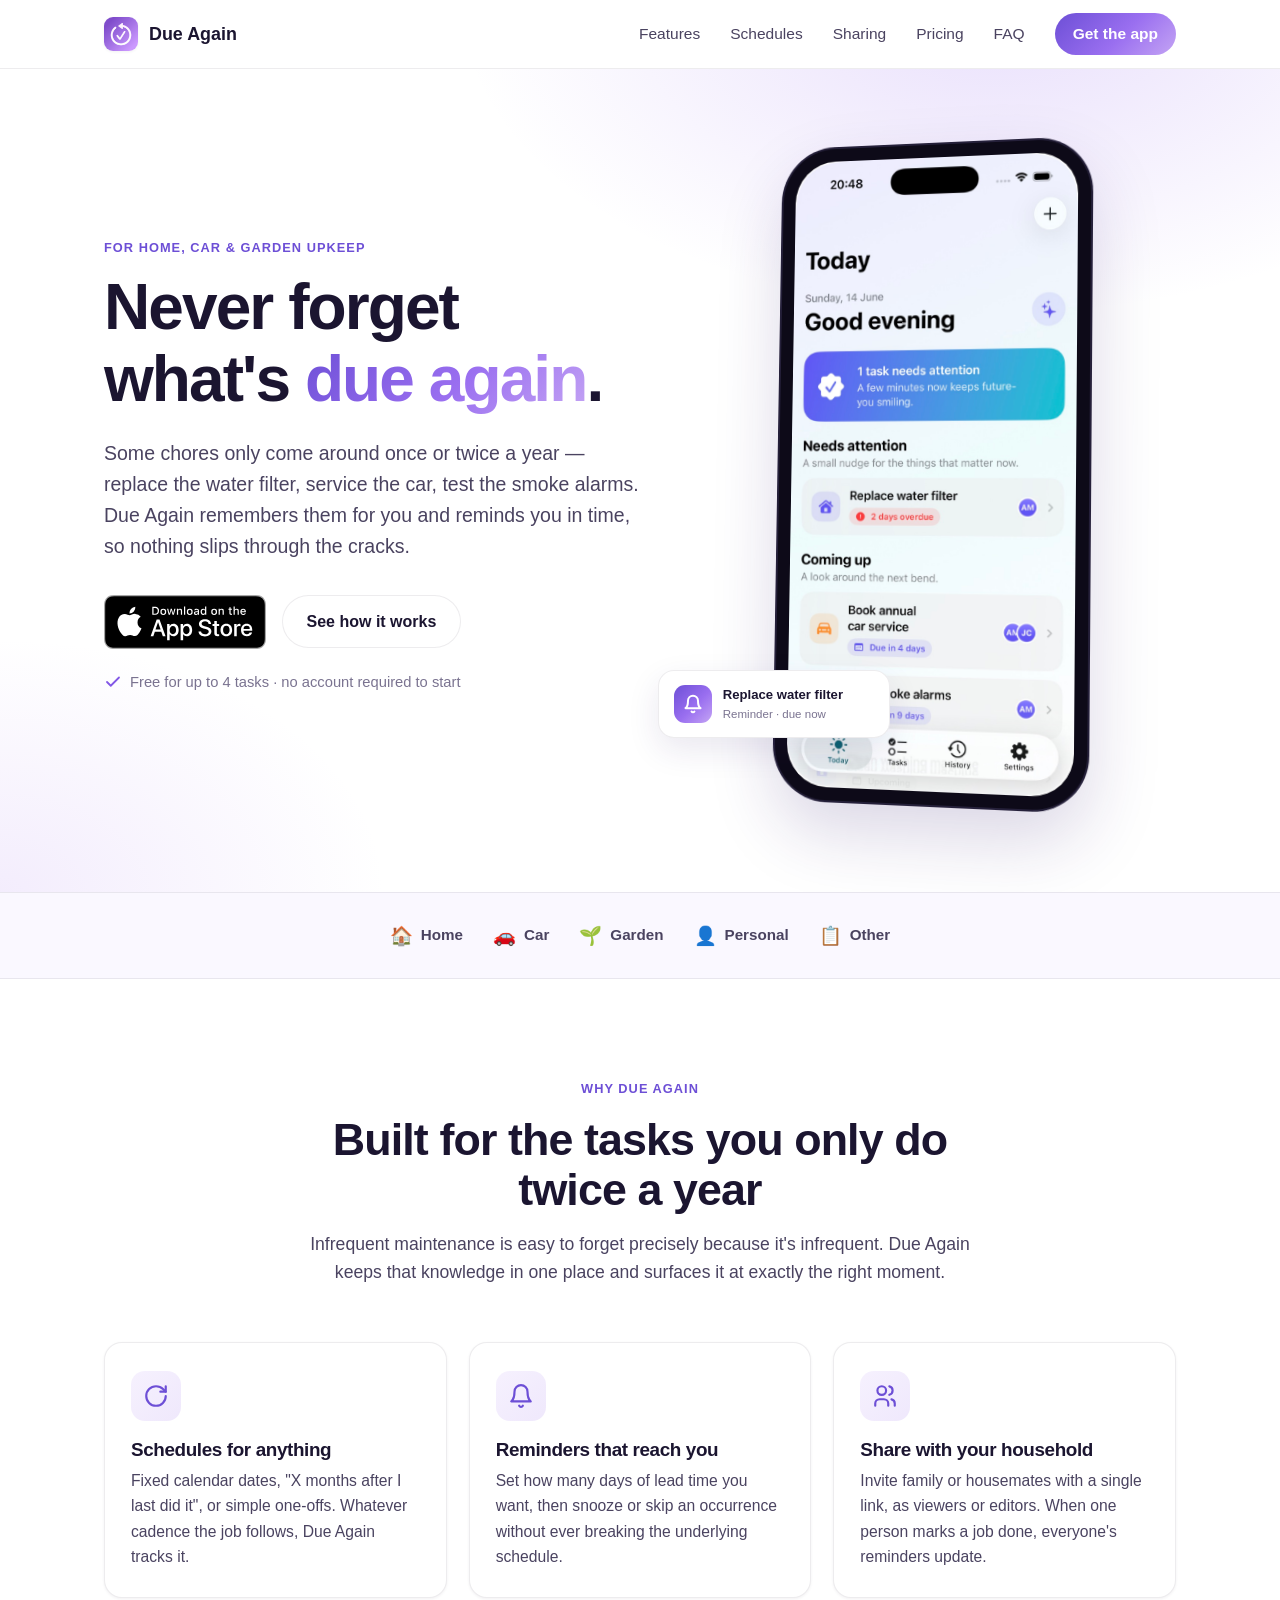
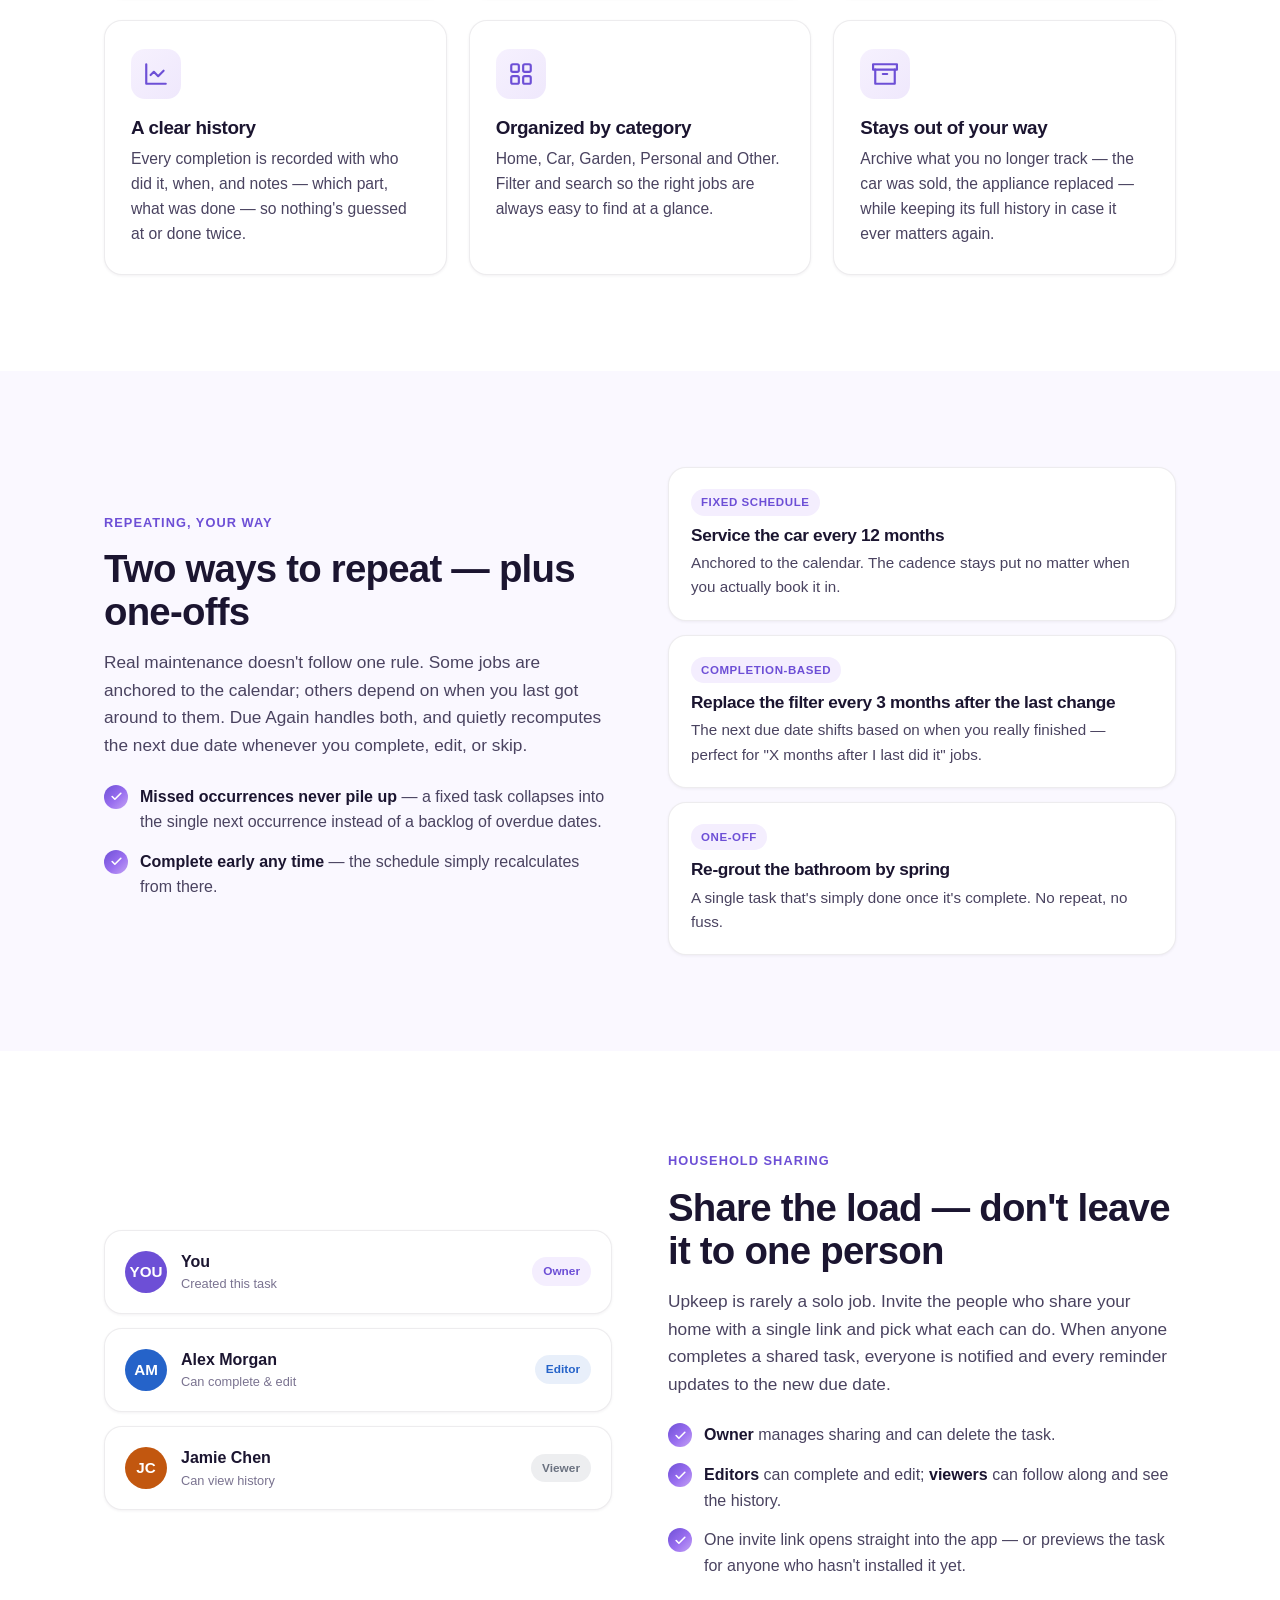
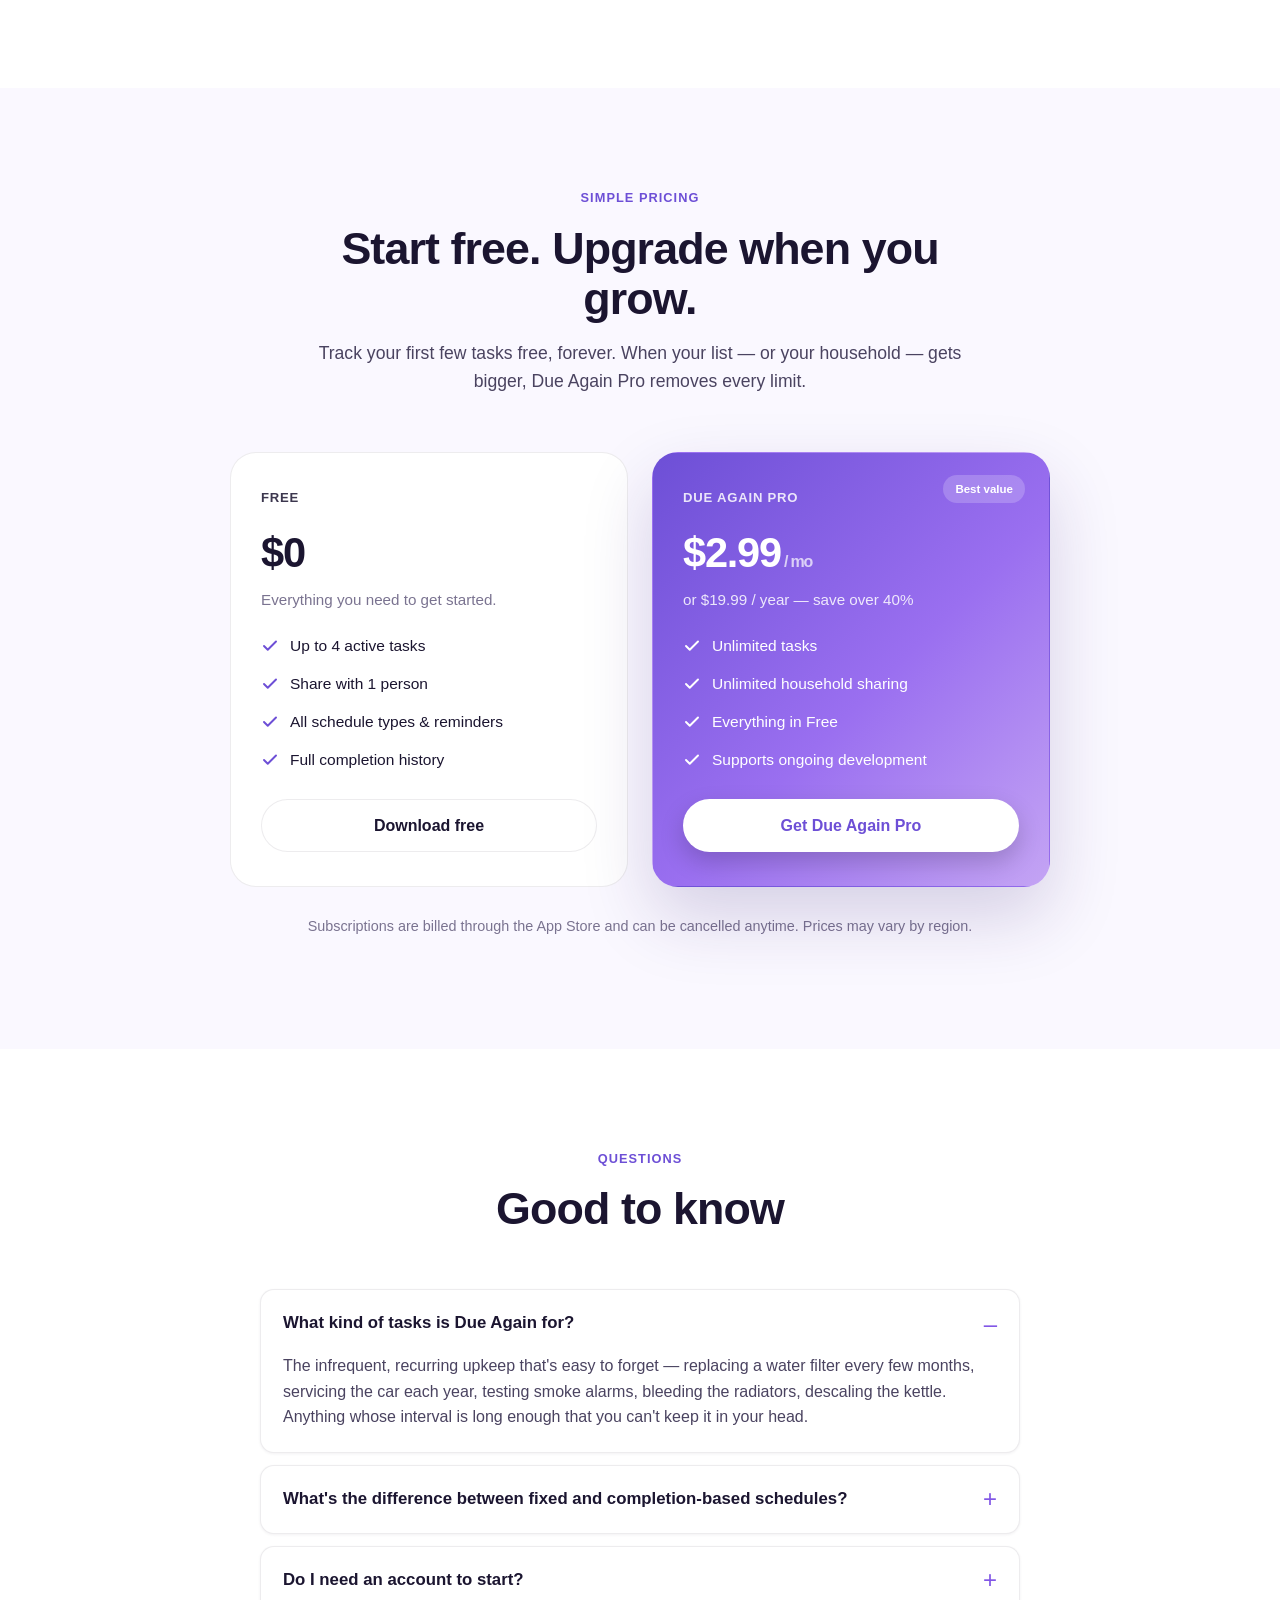
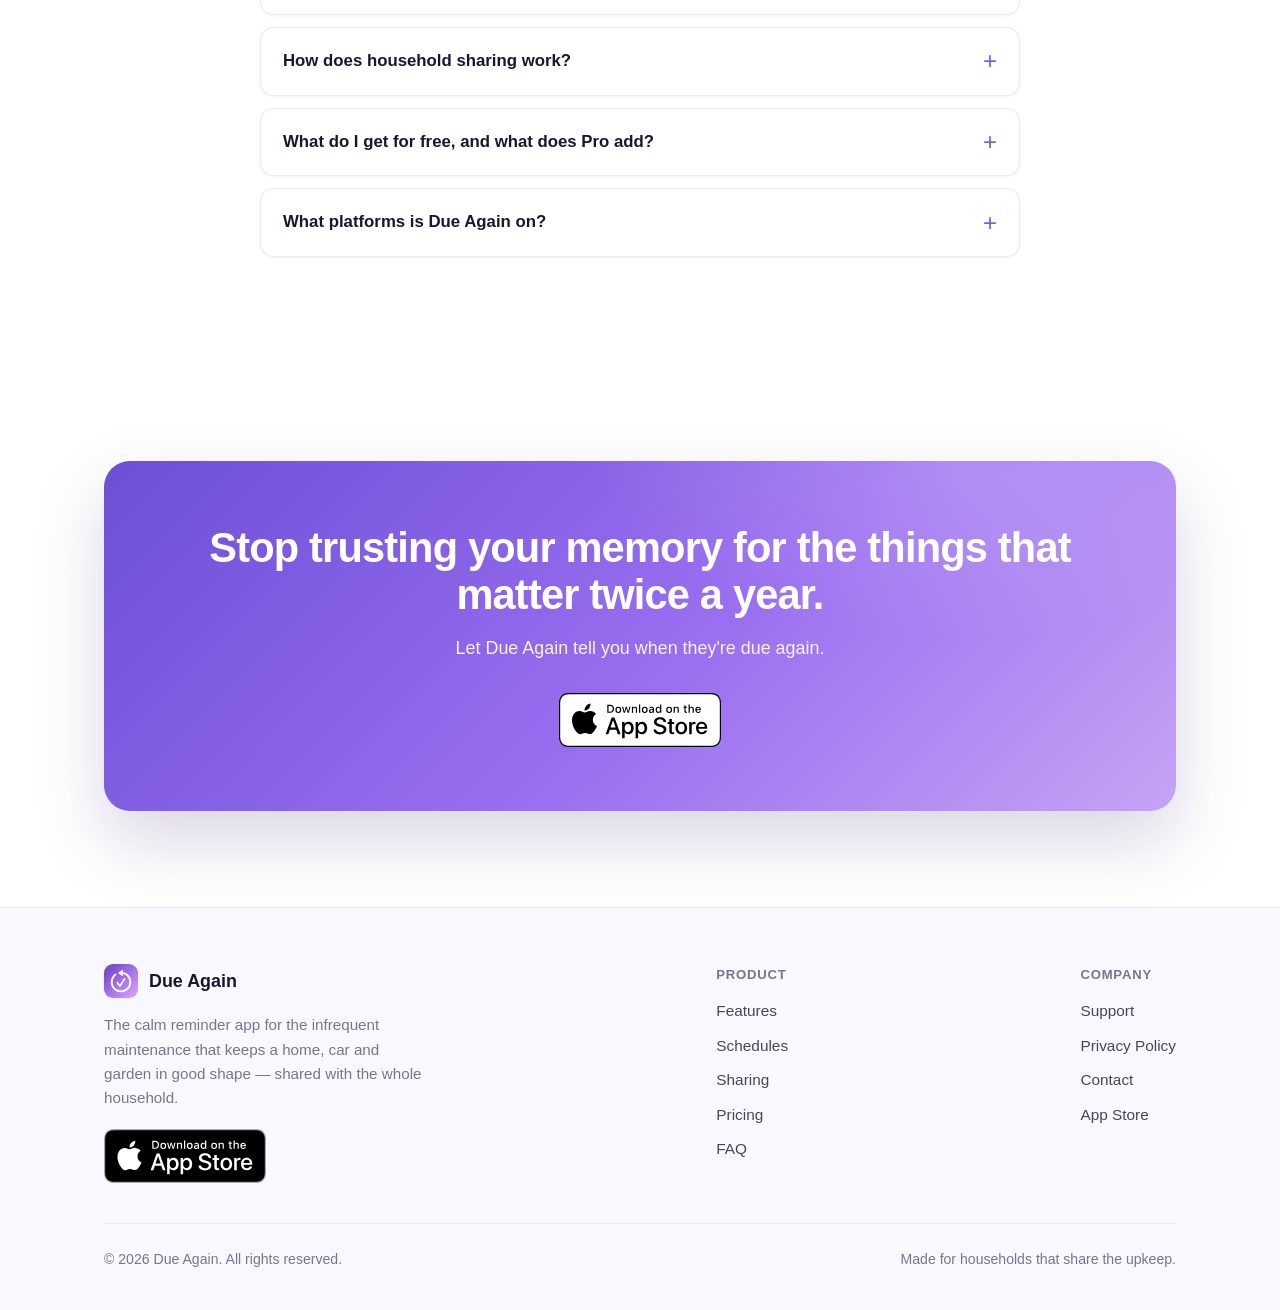
<file: index.html>
<!doctype html>
<html lang="en">
  <head>
    <meta charset="utf-8" />
    <meta name="viewport" content="width=device-width, initial-scale=1" />
    <title>Due Again — Reminders for recurring home, car & garden upkeep</title>
    <meta
      name="description"
      content="Due Again tracks the infrequent maintenance that's easy to forget — replace the water filter, service the car, test the smoke alarms — and reminds you in time. Flexible repeating schedules, a clear completion history, and household sharing."
    />
    <link rel="canonical" href="https://dueagain.com/" />
    <meta name="theme-color" content="#6d4fd6" />

    <!-- Social -->
    <meta property="og:type" content="website" />
    <meta property="og:site_name" content="Due Again" />
    <meta property="og:title" content="Due Again — Never forget recurring upkeep again" />
    <meta
      property="og:description"
      content="The calm reminder app for infrequent maintenance — and the household that shares it."
    />
    <meta property="og:url" content="https://dueagain.com/" />
    <meta property="og:image" content="https://dueagain.com/images/app-icon.png" />
    <meta name="twitter:card" content="summary_large_image" />
    <meta name="twitter:title" content="Due Again — Never forget recurring upkeep again" />
    <meta
      name="twitter:description"
      content="The calm reminder app for infrequent maintenance — and the household that shares it."
    />
    <meta name="twitter:image" content="https://dueagain.com/images/app-icon.png" />

    <!-- Smart App Banner on iOS Safari -->
    <meta name="apple-itunes-app" content="app-id=6779137593" />

    <link rel="icon" href="images/favicon.png" />
    <link rel="apple-touch-icon" href="images/app-icon.png" />
    <link rel="stylesheet" href="css/main.css" />

    <script type="application/ld+json">
      {
        "@context": "https://schema.org",
        "@type": "SoftwareApplication",
        "name": "Due Again",
        "operatingSystem": "iOS",
        "applicationCategory": "ProductivityApplication",
        "description": "Track infrequent recurring maintenance tasks with reliable reminders and household sharing.",
        "url": "https://dueagain.com/",
        "downloadUrl": "https://apps.apple.com/app/id6779137593",
        "offers": [
          { "@type": "Offer", "price": "0", "priceCurrency": "USD", "name": "Free" },
          { "@type": "Offer", "price": "2.99", "priceCurrency": "USD", "name": "Due Again Pro (monthly)" },
          { "@type": "Offer", "price": "19.99", "priceCurrency": "USD", "name": "Due Again Pro (annual)" }
        ]
      }
    </script>
    <script defer src="https://umami.peerassembly.com/script.js" data-website-id="06cb615d-41c2-457d-be51-c098bf8bdd3e"></script>
  </head>

  <body>
    <!-- ===== Nav ===== -->
    <header class="nav">
      <div class="container nav-inner">
        <a class="brand" href="/">
          <img src="images/app-icon.png" alt="Due Again app icon" />
          <span>Due Again</span>
        </a>
        <nav class="nav-links" aria-label="Primary">
          <a href="#features">Features</a>
          <a href="#schedules">Schedules</a>
          <a href="#sharing">Sharing</a>
          <a href="#pricing">Pricing</a>
          <a href="#faq">FAQ</a>
          <a class="nav-cta" href="https://apps.apple.com/app/id6779137593">Get the app</a>
        </nav>
      </div>
    </header>

    <main>
      <!-- ===== Hero ===== -->
      <section class="hero">
        <div class="container hero-grid">
          <div class="hero-copy">
            <span class="eyebrow">For home, car &amp; garden upkeep</span>
            <h1 class="hero-title">
              Never forget what's <span class="accent">due again</span>.
            </h1>
            <p class="hero-sub">
              Some chores only come around once or twice a year — replace the water
              filter, service the car, test the smoke alarms. Due Again remembers them
              for you and reminds you in time, so nothing slips through the cracks.
            </p>
            <div class="hero-actions">
              <a href="https://apps.apple.com/app/id6779137593" aria-label="Download Due Again on the App Store">
                <img
                  class="store-badge"
                  src="images/app-store-download-black.svg"
                  alt="Download on the App Store"
                />
              </a>
              <a class="btn btn-ghost" href="#features">See how it works</a>
            </div>
            <p class="hero-note">
              <svg width="18" height="18" viewBox="0 0 24 24" fill="none" stroke="currentColor" stroke-width="2.4" stroke-linecap="round" stroke-linejoin="round"><path d="M20 6 9 17l-5-5"/></svg>
              <span>Free for up to 4 tasks · no account required to start</span>
            </p>
          </div>

          <div class="hero-visual">
            <div class="device device-tilt">
              <div class="device-screen">
                <img
                  src="images/screenshot-dashboard.jpg"
                  alt="The Due Again Today screen, showing a task that needs attention and upcoming maintenance tasks"
                  width="760"
                  height="1652"
                />
              </div>
            </div>

            <div class="float-card">
              <div class="fic">
                <svg width="20" height="20" viewBox="0 0 24 24" fill="none" stroke="currentColor" stroke-width="2.4" stroke-linecap="round" stroke-linejoin="round"><path d="M18 8A6 6 0 0 0 6 8c0 7-3 9-3 9h18s-3-2-3-9"/><path d="M13.73 21a2 2 0 0 1-3.46 0"/></svg>
              </div>
              <div>
                <div class="ft">Replace water filter</div>
                <div class="fm">Reminder · due now</div>
              </div>
            </div>
          </div>
        </div>
      </section>

      <!-- ===== Trust strip ===== -->
      <div class="trust">
        <div class="container trust-row">
          <span class="trust-chip"><span class="e">🏠</span> Home</span>
          <span class="trust-chip"><span class="e">🚗</span> Car</span>
          <span class="trust-chip"><span class="e">🌱</span> Garden</span>
          <span class="trust-chip"><span class="e">👤</span> Personal</span>
          <span class="trust-chip"><span class="e">📋</span> Other</span>
        </div>
      </div>

      <!-- ===== Features ===== -->
      <section class="section" id="features">
        <div class="container">
          <div class="section-head">
            <span class="eyebrow">Why Due Again</span>
            <h2>Built for the tasks you only do twice a year</h2>
            <p>
              Infrequent maintenance is easy to forget precisely because it's
              infrequent. Due Again keeps that knowledge in one place and surfaces it
              at exactly the right moment.
            </p>
          </div>

          <div class="feature-grid">
            <div class="feature">
              <div class="ficon">
                <svg width="26" height="26" viewBox="0 0 24 24" fill="none" stroke="currentColor" stroke-width="2" stroke-linecap="round" stroke-linejoin="round"><path d="M21 12a9 9 0 1 1-9-9c2.52 0 4.93 1 6.74 2.74L21 8"/><path d="M21 3v5h-5"/></svg>
              </div>
              <h3>Schedules for anything</h3>
              <p>Fixed calendar dates, "X months after I last did it", or simple one-offs. Whatever cadence the job follows, Due Again tracks it.</p>
            </div>
            <div class="feature">
              <div class="ficon">
                <svg width="26" height="26" viewBox="0 0 24 24" fill="none" stroke="currentColor" stroke-width="2" stroke-linecap="round" stroke-linejoin="round"><path d="M18 8A6 6 0 0 0 6 8c0 7-3 9-3 9h18s-3-2-3-9"/><path d="M13.73 21a2 2 0 0 1-3.46 0"/></svg>
              </div>
              <h3>Reminders that reach you</h3>
              <p>Set how many days of lead time you want, then snooze or skip an occurrence without ever breaking the underlying schedule.</p>
            </div>
            <div class="feature">
              <div class="ficon">
                <svg width="26" height="26" viewBox="0 0 24 24" fill="none" stroke="currentColor" stroke-width="2" stroke-linecap="round" stroke-linejoin="round"><circle cx="9" cy="7" r="4"/><path d="M3 21v-2a4 4 0 0 1 4-4h4a4 4 0 0 1 4 4v2"/><path d="M16 3.13a4 4 0 0 1 0 7.75"/><path d="M21 21v-2a4 4 0 0 0-3-3.87"/></svg>
              </div>
              <h3>Share with your household</h3>
              <p>Invite family or housemates with a single link, as viewers or editors. When one person marks a job done, everyone's reminders update.</p>
            </div>
            <div class="feature">
              <div class="ficon">
                <svg width="26" height="26" viewBox="0 0 24 24" fill="none" stroke="currentColor" stroke-width="2" stroke-linecap="round" stroke-linejoin="round"><path d="M3 3v18h18"/><path d="m19 9-5 5-4-4-3 3"/></svg>
              </div>
              <h3>A clear history</h3>
              <p>Every completion is recorded with who did it, when, and notes — which part, what was done — so nothing's guessed at or done twice.</p>
            </div>
            <div class="feature">
              <div class="ficon">
                <svg width="26" height="26" viewBox="0 0 24 24" fill="none" stroke="currentColor" stroke-width="2" stroke-linecap="round" stroke-linejoin="round"><rect x="3" y="3" width="7" height="7" rx="1.5"/><rect x="14" y="3" width="7" height="7" rx="1.5"/><rect x="14" y="14" width="7" height="7" rx="1.5"/><rect x="3" y="14" width="7" height="7" rx="1.5"/></svg>
              </div>
              <h3>Organized by category</h3>
              <p>Home, Car, Garden, Personal and Other. Filter and search so the right jobs are always easy to find at a glance.</p>
            </div>
            <div class="feature">
              <div class="ficon">
                <svg width="26" height="26" viewBox="0 0 24 24" fill="none" stroke="currentColor" stroke-width="2" stroke-linecap="round" stroke-linejoin="round"><path d="M21 8v13H3V8"/><path d="M1 3h22v5H1z"/><path d="M10 12h4"/></svg>
              </div>
              <h3>Stays out of your way</h3>
              <p>Archive what you no longer track — the car was sold, the appliance replaced — while keeping its full history in case it ever matters again.</p>
            </div>
          </div>
        </div>
      </section>

      <!-- ===== Schedules ===== -->
      <section class="section section-alt" id="schedules">
        <div class="container">
          <div class="split">
            <div class="split-text">
              <span class="eyebrow">Repeating, your way</span>
              <h2>Two ways to repeat — plus one-offs</h2>
              <p>
                Real maintenance doesn't follow one rule. Some jobs are anchored to the
                calendar; others depend on when you last got around to them. Due Again
                handles both, and quietly recomputes the next due date whenever you
                complete, edit, or skip.
              </p>
              <ul class="split-list">
                <li><span class="tick"><svg width="13" height="13" viewBox="0 0 24 24" fill="none" stroke="currentColor" stroke-width="3" stroke-linecap="round" stroke-linejoin="round"><path d="M20 6 9 17l-5-5"/></svg></span><span><strong>Missed occurrences never pile up</strong> — a fixed task collapses into the single next occurrence instead of a backlog of overdue dates.</span></li>
                <li><span class="tick"><svg width="13" height="13" viewBox="0 0 24 24" fill="none" stroke="currentColor" stroke-width="3" stroke-linecap="round" stroke-linejoin="round"><path d="M20 6 9 17l-5-5"/></svg></span><span><strong>Complete early any time</strong> — the schedule simply recalculates from there.</span></li>
              </ul>
            </div>
            <div class="split-visual">
              <div class="sched-cards">
                <div class="sched-card">
                  <span class="stag">Fixed schedule</span>
                  <h3>Service the car every 12 months</h3>
                  <p>Anchored to the calendar. The cadence stays put no matter when you actually book it in.</p>
                </div>
                <div class="sched-card">
                  <span class="stag">Completion-based</span>
                  <h3>Replace the filter every 3 months after the last change</h3>
                  <p>The next due date shifts based on when you really finished — perfect for "X months after I last did it" jobs.</p>
                </div>
                <div class="sched-card">
                  <span class="stag">One-off</span>
                  <h3>Re-grout the bathroom by spring</h3>
                  <p>A single task that's simply done once it's complete. No repeat, no fuss.</p>
                </div>
              </div>
            </div>
          </div>
        </div>
      </section>

      <!-- ===== Sharing ===== -->
      <section class="section" id="sharing">
        <div class="container">
          <div class="split reverse">
            <div class="split-text">
              <span class="eyebrow">Household sharing</span>
              <h2>Share the load — don't leave it to one person</h2>
              <p>
                Upkeep is rarely a solo job. Invite the people who share your home with
                a single link and pick what each can do. When anyone completes a shared
                task, everyone is notified and every reminder updates to the new due date.
              </p>
              <ul class="split-list">
                <li><span class="tick"><svg width="13" height="13" viewBox="0 0 24 24" fill="none" stroke="currentColor" stroke-width="3" stroke-linecap="round" stroke-linejoin="round"><path d="M20 6 9 17l-5-5"/></svg></span><span><strong>Owner</strong> manages sharing and can delete the task.</span></li>
                <li><span class="tick"><svg width="13" height="13" viewBox="0 0 24 24" fill="none" stroke="currentColor" stroke-width="3" stroke-linecap="round" stroke-linejoin="round"><path d="M20 6 9 17l-5-5"/></svg></span><span><strong>Editors</strong> can complete and edit; <strong>viewers</strong> can follow along and see the history.</span></li>
                <li><span class="tick"><svg width="13" height="13" viewBox="0 0 24 24" fill="none" stroke="currentColor" stroke-width="3" stroke-linecap="round" stroke-linejoin="round"><path d="M20 6 9 17l-5-5"/></svg></span><span>One invite link opens straight into the app — or previews the task for anyone who hasn't installed it yet.</span></li>
              </ul>
            </div>
            <div class="split-visual">
              <div class="share-stack">
                <div class="share-card">
                  <div class="avatar" style="background:#6d4fd6">YOU</div>
                  <div><div class="sname">You</div><div class="role">Created this task</div></div>
                  <span class="role-pill role-owner">Owner</span>
                </div>
                <div class="share-card">
                  <div class="avatar" style="background:#2563c9">AM</div>
                  <div><div class="sname">Alex Morgan</div><div class="role">Can complete &amp; edit</div></div>
                  <span class="role-pill role-editor">Editor</span>
                </div>
                <div class="share-card">
                  <div class="avatar" style="background:#c2570f">JC</div>
                  <div><div class="sname">Jamie Chen</div><div class="role">Can view history</div></div>
                  <span class="role-pill role-viewer">Viewer</span>
                </div>
              </div>
            </div>
          </div>
        </div>
      </section>

      <!-- ===== Pricing ===== -->
      <section class="section section-alt" id="pricing">
        <div class="container">
          <div class="section-head">
            <span class="eyebrow">Simple pricing</span>
            <h2>Start free. Upgrade when you grow.</h2>
            <p>Track your first few tasks free, forever. When your list — or your household — gets bigger, Due Again Pro removes every limit.</p>
          </div>

          <div class="price-grid">
            <div class="price-card">
              <div class="plan">Free</div>
              <div class="amount">$0</div>
              <div class="sub">Everything you need to get started.</div>
              <ul class="price-list">
                <li><svg width="18" height="18" viewBox="0 0 24 24" fill="none" stroke="#6d4fd6" stroke-width="2.6" stroke-linecap="round" stroke-linejoin="round"><path d="M20 6 9 17l-5-5"/></svg> Up to 4 active tasks</li>
                <li><svg width="18" height="18" viewBox="0 0 24 24" fill="none" stroke="#6d4fd6" stroke-width="2.6" stroke-linecap="round" stroke-linejoin="round"><path d="M20 6 9 17l-5-5"/></svg> Share with 1 person</li>
                <li><svg width="18" height="18" viewBox="0 0 24 24" fill="none" stroke="#6d4fd6" stroke-width="2.6" stroke-linecap="round" stroke-linejoin="round"><path d="M20 6 9 17l-5-5"/></svg> All schedule types &amp; reminders</li>
                <li><svg width="18" height="18" viewBox="0 0 24 24" fill="none" stroke="#6d4fd6" stroke-width="2.6" stroke-linecap="round" stroke-linejoin="round"><path d="M20 6 9 17l-5-5"/></svg> Full completion history</li>
              </ul>
              <a class="btn btn-ghost btn-block" href="https://apps.apple.com/app/id6779137593">Download free</a>
            </div>

            <div class="price-card pro">
              <span class="badge-best">Best value</span>
              <div class="plan">Due Again Pro</div>
              <div class="amount">$2.99<small> / mo</small></div>
              <div class="sub">or $19.99 / year — save over 40%</div>
              <ul class="price-list">
                <li><svg width="18" height="18" viewBox="0 0 24 24" fill="none" stroke="#fff" stroke-width="2.6" stroke-linecap="round" stroke-linejoin="round"><path d="M20 6 9 17l-5-5"/></svg> Unlimited tasks</li>
                <li><svg width="18" height="18" viewBox="0 0 24 24" fill="none" stroke="#fff" stroke-width="2.6" stroke-linecap="round" stroke-linejoin="round"><path d="M20 6 9 17l-5-5"/></svg> Unlimited household sharing</li>
                <li><svg width="18" height="18" viewBox="0 0 24 24" fill="none" stroke="#fff" stroke-width="2.6" stroke-linecap="round" stroke-linejoin="round"><path d="M20 6 9 17l-5-5"/></svg> Everything in Free</li>
                <li><svg width="18" height="18" viewBox="0 0 24 24" fill="none" stroke="#fff" stroke-width="2.6" stroke-linecap="round" stroke-linejoin="round"><path d="M20 6 9 17l-5-5"/></svg> Supports ongoing development</li>
              </ul>
              <a class="btn btn-on-grad btn-block" href="https://apps.apple.com/app/id6779137593">Get Due Again Pro</a>
            </div>
          </div>
          <p class="price-foot">Subscriptions are billed through the App Store and can be cancelled anytime. Prices may vary by region.</p>
        </div>
      </section>

      <!-- ===== FAQ ===== -->
      <section class="section" id="faq">
        <div class="container">
          <div class="section-head">
            <span class="eyebrow">Questions</span>
            <h2>Good to know</h2>
          </div>
          <div class="faq">
            <details open>
              <summary>What kind of tasks is Due Again for?</summary>
              <p>The infrequent, recurring upkeep that's easy to forget — replacing a water filter every few months, servicing the car each year, testing smoke alarms, bleeding the radiators, descaling the kettle. Anything whose interval is long enough that you can't keep it in your head.</p>
            </details>
            <details>
              <summary>What's the difference between fixed and completion-based schedules?</summary>
              <p>A <strong>fixed</strong> schedule anchors each occurrence to the calendar — every 12 months from the start date — so the cadence stays put regardless of when you actually do it. A <strong>completion-based</strong> schedule measures the next period from your last completion, so it shifts to "X months after I last did it." You can also create simple one-off tasks.</p>
            </details>
            <details>
              <summary>Do I need an account to start?</summary>
              <p>No. You can start tracking tasks right away. You only sign in when you want to share tasks with someone or sync across devices.</p>
            </details>
            <details>
              <summary>How does household sharing work?</summary>
              <p>The owner of a task sends an invite link. The person you invite can join as a viewer (sees the task and its history) or an editor (can also complete and edit it). When anyone completes a shared task, everyone is notified and all reminders update to the new due date.</p>
            </details>
            <details>
              <summary>What do I get for free, and what does Pro add?</summary>
              <p>Free covers up to 4 active tasks and sharing with 1 person, with all schedule types, reminders and full history included. <strong>Due Again Pro</strong> removes those limits — unlimited tasks and unlimited household sharing — for $2.99/month or $19.99/year.</p>
            </details>
            <details>
              <summary>What platforms is Due Again on?</summary>
              <p>Due Again is available on iPhone, with reminders delivered as native notifications. It's built on a secure backend so sharing and sync work reliably across everyone in your household.</p>
            </details>
          </div>
        </div>
      </section>

      <!-- ===== CTA band ===== -->
      <section class="section">
        <div class="container">
          <div class="cta-band">
            <h2>Stop trusting your memory for the things that matter twice a year.</h2>
            <p>Let Due Again tell you when they're due again.</p>
            <div class="badge-row">
              <a href="https://apps.apple.com/app/id6779137593" aria-label="Download Due Again on the App Store">
                <img class="store-badge" src="images/app-store-download-white.svg" alt="Download on the App Store" />
              </a>
            </div>
          </div>
        </div>
      </section>
    </main>

    <!-- ===== Footer ===== -->
    <footer class="footer">
      <div class="container">
        <div class="footer-grid">
          <div>
            <a class="brand" href="/">
              <img src="images/app-icon.png" alt="Due Again app icon" />
              <span>Due Again</span>
            </a>
            <p class="footer-blurb">The calm reminder app for the infrequent maintenance that keeps a home, car and garden in good shape — shared with the whole household.</p>
            <div class="badge-row" style="margin-top:18px">
              <a href="https://apps.apple.com/app/id6779137593" aria-label="Download Due Again on the App Store">
                <img class="store-badge" src="images/app-store-download-black.svg" alt="Download on the App Store" />
              </a>
            </div>
          </div>
          <div class="footer-col">
            <h4>Product</h4>
            <a href="#features">Features</a>
            <a href="#schedules">Schedules</a>
            <a href="#sharing">Sharing</a>
            <a href="#pricing">Pricing</a>
            <a href="#faq">FAQ</a>
          </div>
          <div class="footer-col">
            <h4>Company</h4>
            <a href="/support.html">Support</a>
            <a href="/privacy.html">Privacy Policy</a>
            <a href="mailto:dueagain@peerassembly.com">Contact</a>
            <a href="https://apps.apple.com/app/id6779137593">App Store</a>
          </div>
        </div>
        <div class="footer-bottom">
          <span>© 2026 Due Again. All rights reserved.</span>
          <span>Made for households that share the upkeep.</span>
        </div>
      </div>
    </footer>
  </body>
</html>
</file>
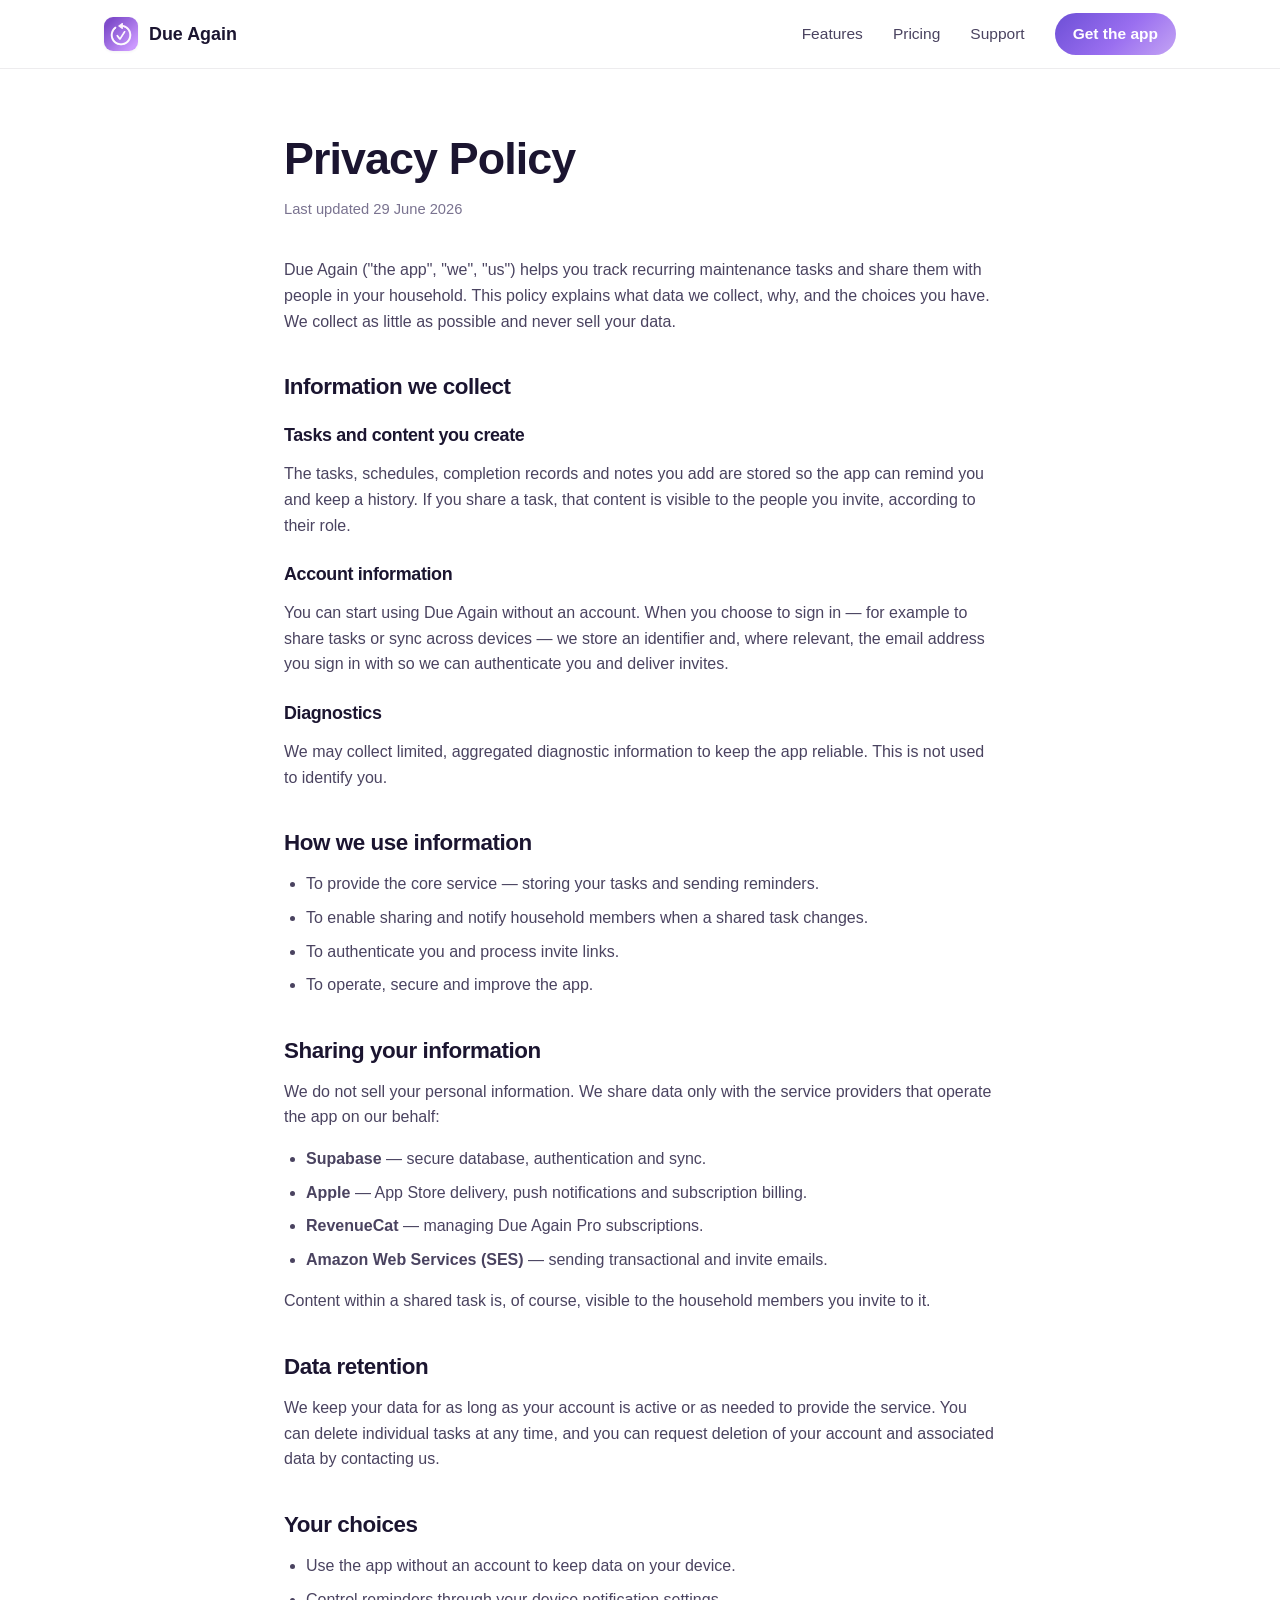
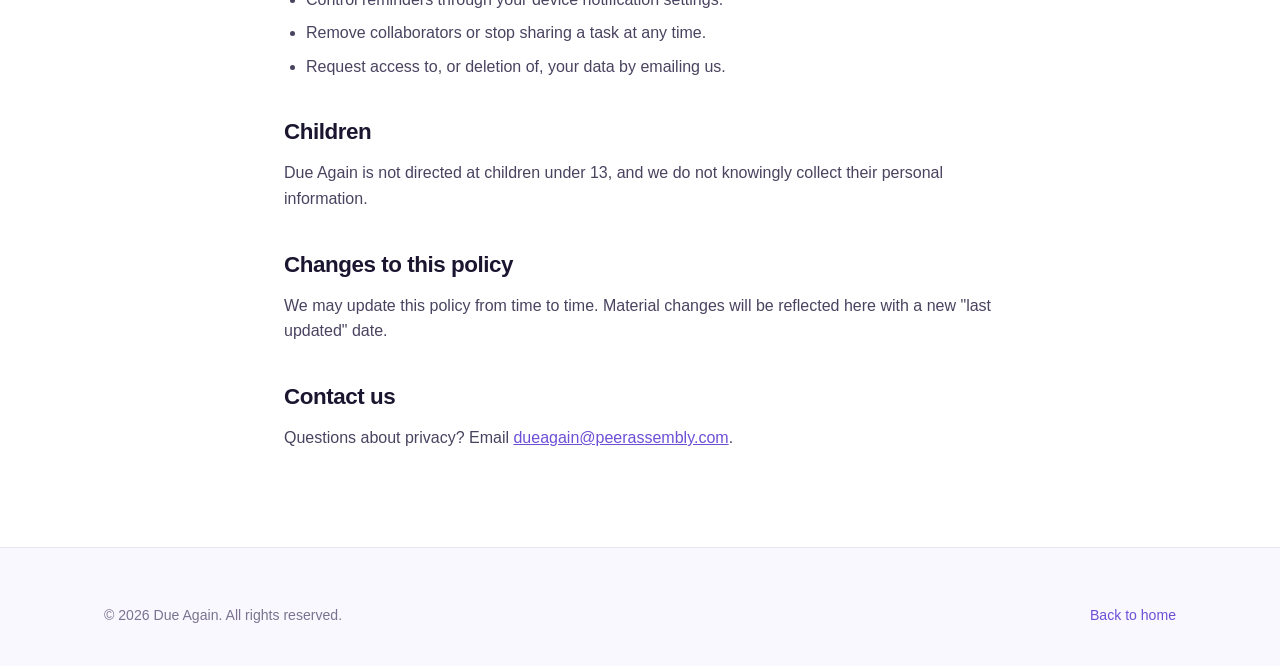
<file: privacy.html>
<!doctype html>
<html lang="en">
  <head>
    <meta charset="utf-8" />
    <meta name="viewport" content="width=device-width, initial-scale=1" />
    <title>Privacy Policy — Due Again</title>
    <meta name="description" content="How Due Again collects, uses and protects your data." />
    <link rel="canonical" href="https://dueagain.com/privacy.html" />
    <meta name="theme-color" content="#6d4fd6" />
    <link rel="icon" href="images/favicon.png" />
    <link rel="apple-touch-icon" href="images/app-icon.png" />
    <link rel="stylesheet" href="css/main.css" />
    <script defer src="https://umami.peerassembly.com/script.js" data-website-id="06cb615d-41c2-457d-be51-c098bf8bdd3e"></script>
  </head>
  <body>
    <header class="nav">
      <div class="container nav-inner">
        <a class="brand" href="/">
          <img src="images/app-icon.png" alt="Due Again app icon" />
          <span>Due Again</span>
        </a>
        <nav class="nav-links" aria-label="Primary">
          <a href="/#features">Features</a>
          <a href="/#pricing">Pricing</a>
          <a href="/support.html">Support</a>
          <a class="nav-cta" href="https://apps.apple.com/app/id6779137593">Get the app</a>
        </nav>
      </div>
    </header>

    <main class="doc">
      <div class="container doc-wrap">
        <h1>Privacy Policy</h1>
        <p class="updated">Last updated 29 June 2026</p>

        <p>
          Due Again ("the app", "we", "us") helps you track recurring maintenance
          tasks and share them with people in your household. This policy explains
          what data we collect, why, and the choices you have. We collect as little
          as possible and never sell your data.
        </p>

        <h2>Information we collect</h2>
        <h3>Tasks and content you create</h3>
        <p>
          The tasks, schedules, completion records and notes you add are stored so
          the app can remind you and keep a history. If you share a task, that
          content is visible to the people you invite, according to their role.
        </p>
        <h3>Account information</h3>
        <p>
          You can start using Due Again without an account. When you choose to sign
          in — for example to share tasks or sync across devices — we store an
          identifier and, where relevant, the email address you sign in with so we
          can authenticate you and deliver invites.
        </p>
        <h3>Diagnostics</h3>
        <p>
          We may collect limited, aggregated diagnostic information to keep the app
          reliable. This is not used to identify you.
        </p>

        <h2>How we use information</h2>
        <ul>
          <li>To provide the core service — storing your tasks and sending reminders.</li>
          <li>To enable sharing and notify household members when a shared task changes.</li>
          <li>To authenticate you and process invite links.</li>
          <li>To operate, secure and improve the app.</li>
        </ul>

        <h2>Sharing your information</h2>
        <p>
          We do not sell your personal information. We share data only with the
          service providers that operate the app on our behalf:
        </p>
        <ul>
          <li><strong>Supabase</strong> — secure database, authentication and sync.</li>
          <li><strong>Apple</strong> — App Store delivery, push notifications and subscription billing.</li>
          <li><strong>RevenueCat</strong> — managing Due Again Pro subscriptions.</li>
          <li><strong>Amazon Web Services (SES)</strong> — sending transactional and invite emails.</li>
        </ul>
        <p>Content within a shared task is, of course, visible to the household members you invite to it.</p>

        <h2>Data retention</h2>
        <p>
          We keep your data for as long as your account is active or as needed to
          provide the service. You can delete individual tasks at any time, and you
          can request deletion of your account and associated data by contacting us.
        </p>

        <h2>Your choices</h2>
        <ul>
          <li>Use the app without an account to keep data on your device.</li>
          <li>Control reminders through your device notification settings.</li>
          <li>Remove collaborators or stop sharing a task at any time.</li>
          <li>Request access to, or deletion of, your data by emailing us.</li>
        </ul>

        <h2>Children</h2>
        <p>Due Again is not directed at children under 13, and we do not knowingly collect their personal information.</p>

        <h2>Changes to this policy</h2>
        <p>We may update this policy from time to time. Material changes will be reflected here with a new "last updated" date.</p>

        <h2>Contact us</h2>
        <p>Questions about privacy? Email <a href="mailto:dueagain@peerassembly.com">dueagain@peerassembly.com</a>.</p>
      </div>
    </main>

    <footer class="footer">
      <div class="container">
        <div class="footer-bottom" style="border:0;margin:0;padding:0">
          <span>© 2026 Due Again. All rights reserved.</span>
          <span><a href="/" style="color:var(--violet-600);text-decoration:none">Back to home</a></span>
        </div>
      </div>
    </footer>
  </body>
</html>
</file>
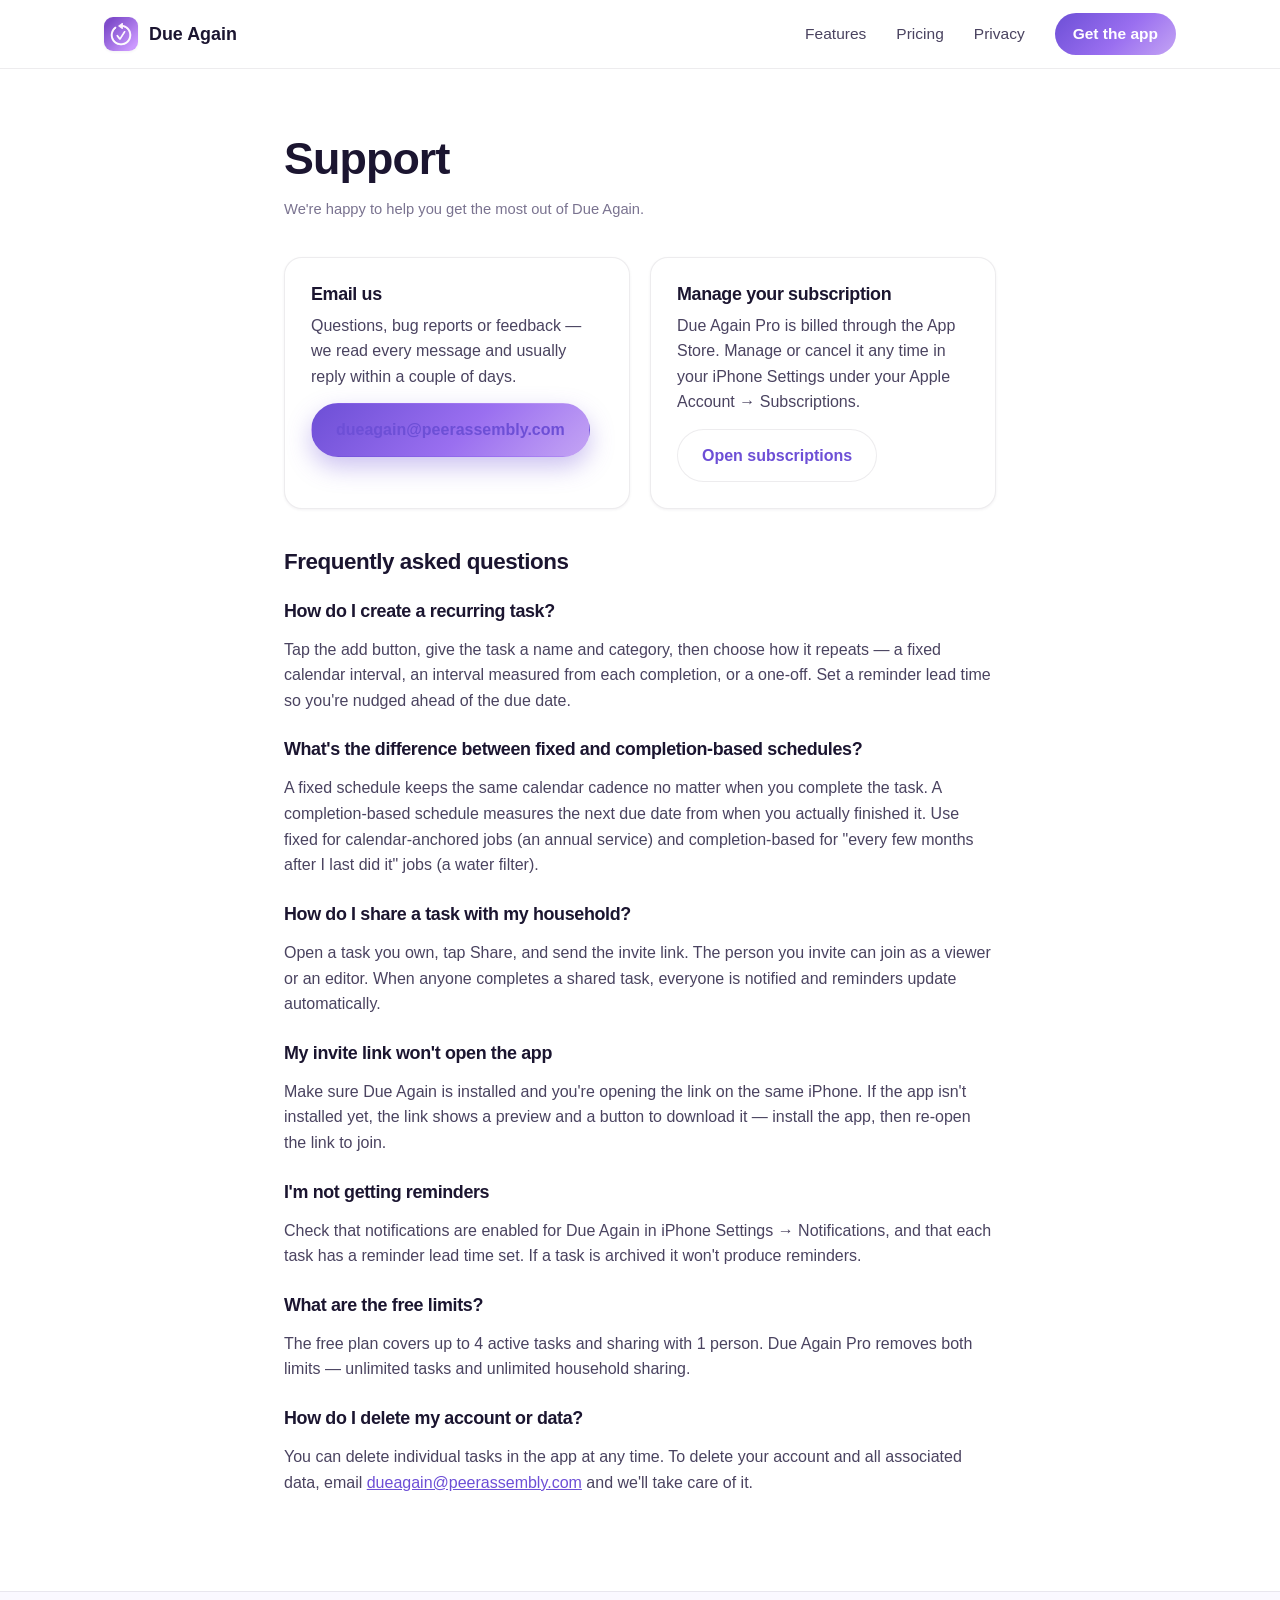
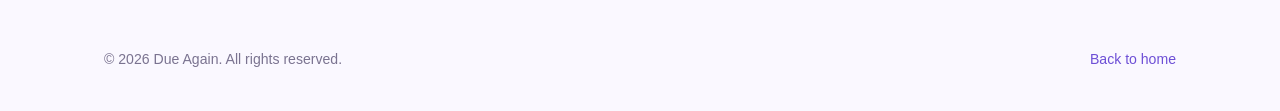
<file: support.html>
<!doctype html>
<html lang="en">
  <head>
    <meta charset="utf-8" />
    <meta name="viewport" content="width=device-width, initial-scale=1" />
    <title>Support — Due Again</title>
    <meta name="description" content="Get help with Due Again — contact us and find answers to common questions." />
    <link rel="canonical" href="https://dueagain.com/support.html" />
    <meta name="theme-color" content="#6d4fd6" />
    <link rel="icon" href="images/favicon.png" />
    <link rel="apple-touch-icon" href="images/app-icon.png" />
    <link rel="stylesheet" href="css/main.css" />
    <script defer src="https://umami.peerassembly.com/script.js" data-website-id="06cb615d-41c2-457d-be51-c098bf8bdd3e"></script>
  </head>
  <body>
    <header class="nav">
      <div class="container nav-inner">
        <a class="brand" href="/">
          <img src="images/app-icon.png" alt="Due Again app icon" />
          <span>Due Again</span>
        </a>
        <nav class="nav-links" aria-label="Primary">
          <a href="/#features">Features</a>
          <a href="/#pricing">Pricing</a>
          <a href="/privacy.html">Privacy</a>
          <a class="nav-cta" href="https://apps.apple.com/app/id6779137593">Get the app</a>
        </nav>
      </div>
    </header>

    <main class="doc">
      <div class="container doc-wrap">
        <h1>Support</h1>
        <p class="updated">We're happy to help you get the most out of Due Again.</p>

        <div class="support-cards">
          <div class="support-card">
            <h3>Email us</h3>
            <p>Questions, bug reports or feedback — we read every message and usually reply within a couple of days.</p>
            <a class="btn btn-primary" href="mailto:dueagain@peerassembly.com">dueagain@peerassembly.com</a>
          </div>
          <div class="support-card">
            <h3>Manage your subscription</h3>
            <p>Due Again Pro is billed through the App Store. Manage or cancel it any time in your iPhone Settings under your Apple Account → Subscriptions.</p>
            <a class="btn btn-ghost" href="https://apps.apple.com/account/subscriptions">Open subscriptions</a>
          </div>
        </div>

        <h2>Frequently asked questions</h2>

        <h3>How do I create a recurring task?</h3>
        <p>Tap the add button, give the task a name and category, then choose how it repeats — a fixed calendar interval, an interval measured from each completion, or a one-off. Set a reminder lead time so you're nudged ahead of the due date.</p>

        <h3>What's the difference between fixed and completion-based schedules?</h3>
        <p>A fixed schedule keeps the same calendar cadence no matter when you complete the task. A completion-based schedule measures the next due date from when you actually finished it. Use fixed for calendar-anchored jobs (an annual service) and completion-based for "every few months after I last did it" jobs (a water filter).</p>

        <h3>How do I share a task with my household?</h3>
        <p>Open a task you own, tap Share, and send the invite link. The person you invite can join as a viewer or an editor. When anyone completes a shared task, everyone is notified and reminders update automatically.</p>

        <h3>My invite link won't open the app</h3>
        <p>Make sure Due Again is installed and you're opening the link on the same iPhone. If the app isn't installed yet, the link shows a preview and a button to download it — install the app, then re-open the link to join.</p>

        <h3>I'm not getting reminders</h3>
        <p>Check that notifications are enabled for Due Again in iPhone Settings → Notifications, and that each task has a reminder lead time set. If a task is archived it won't produce reminders.</p>

        <h3>What are the free limits?</h3>
        <p>The free plan covers up to 4 active tasks and sharing with 1 person. Due Again Pro removes both limits — unlimited tasks and unlimited household sharing.</p>

        <h3>How do I delete my account or data?</h3>
        <p>You can delete individual tasks in the app at any time. To delete your account and all associated data, email <a href="mailto:dueagain@peerassembly.com">dueagain@peerassembly.com</a> and we'll take care of it.</p>
      </div>
    </main>

    <footer class="footer">
      <div class="container">
        <div class="footer-bottom" style="border:0;margin:0;padding:0">
          <span>© 2026 Due Again. All rights reserved.</span>
          <span><a href="/" style="color:var(--violet-600);text-decoration:none">Back to home</a></span>
        </div>
      </div>
    </footer>
  </body>
</html>
</file>
<file: css/main.css>
/* Due Again — marketing site
   Hand-written, dependency-free. Brand colours sampled from the app icon
   (a white circular-arrow + check on a violet → lavender gradient). */

:root {
  /* Brand */
  --violet-700: #5b3fc4;
  --violet-600: #6d4fd6;
  --violet-500: #8257e6;
  --violet-400: #a07cf0;
  --violet-200: #d9c8f8;
  --violet-050: #f4eefe;
  --grad: linear-gradient(135deg, #6d4fd6 0%, #9a6ff0 55%, #c4a4f4 100%);
  --grad-soft: linear-gradient(135deg, #f6f1fe 0%, #efe8fc 100%);

  /* Category accents */
  --home: #2f8f6b;
  --car: #2563c9;
  --garden: #4e9a2f;
  --personal: #c2570f;
  --other: #6b7280;

  /* Ink + surfaces */
  --ink: #1b1530;
  --ink-2: #4a4360;
  --ink-3: #7a7390;
  --line: rgba(27, 21, 48, 0.08);
  --bg: #ffffff;
  --bg-alt: #faf8ff;
  --card: #ffffff;

  --radius: 18px;
  --radius-lg: 26px;
  --shadow-sm: 0 1px 3px rgba(27, 21, 48, 0.06);
  --shadow-md: 0 12px 32px rgba(48, 30, 110, 0.10);
  --shadow-lg: 0 30px 70px rgba(48, 30, 110, 0.18);

  --maxw: 1120px;
  --font: -apple-system, BlinkMacSystemFont, "Segoe UI", Roboto,
    "Helvetica Neue", Arial, "Apple Color Emoji", sans-serif;

  color-scheme: light;
}

* { box-sizing: border-box; }

html { scroll-behavior: smooth; -webkit-text-size-adjust: 100%; }

body {
  margin: 0;
  font-family: var(--font);
  color: var(--ink);
  background: var(--bg);
  line-height: 1.6;
  overflow-x: hidden;
  -webkit-font-smoothing: antialiased;
  text-rendering: optimizeLegibility;
}

img { max-width: 100%; display: block; }
a { color: inherit; }

h1, h2, h3 { line-height: 1.12; letter-spacing: -0.02em; margin: 0; }

.container {
  width: 100%;
  max-width: var(--maxw);
  margin: 0 auto;
  padding: 0 24px;
}

.eyebrow {
  display: inline-block;
  font-size: 0.8rem;
  font-weight: 700;
  letter-spacing: 0.08em;
  text-transform: uppercase;
  color: var(--violet-600);
  margin-bottom: 14px;
}

.section { padding: 96px 0; }
.section-alt { background: var(--bg-alt); }
.section-head { max-width: 680px; margin: 0 auto 56px; text-align: center; }
.section-head h2 { font-size: clamp(1.9rem, 4vw, 2.8rem); }
.section-head p { color: var(--ink-2); font-size: 1.1rem; margin: 16px 0 0; }

/* ---------- Buttons ---------- */
.btn {
  display: inline-flex;
  align-items: center;
  gap: 8px;
  font: inherit;
  font-weight: 600;
  font-size: 1rem;
  text-decoration: none;
  padding: 13px 24px;
  border-radius: 999px;
  border: 1px solid transparent;
  cursor: pointer;
  transition: transform 0.15s ease, box-shadow 0.15s ease, background 0.15s ease;
}
.btn-primary {
  background: var(--grad);
  color: #fff;
  box-shadow: 0 10px 24px rgba(109, 79, 214, 0.35);
}
.btn-primary:hover { transform: translateY(-2px); box-shadow: 0 16px 32px rgba(109, 79, 214, 0.42); }
.btn-ghost {
  background: rgba(255, 255, 255, 0.7);
  border-color: var(--line);
  color: var(--ink);
}
.btn-ghost:hover { background: #fff; transform: translateY(-2px); }

/* App Store badge */
.store-badge { height: 54px; width: auto; }
.store-badge:hover { opacity: 0.88; }
.badge-row { display: flex; flex-wrap: wrap; gap: 16px; align-items: center; }

/* ---------- Nav ---------- */
.nav {
  position: sticky;
  top: 0;
  z-index: 50;
  background: rgba(255, 255, 255, 0.82);
  backdrop-filter: saturate(180%) blur(14px);
  -webkit-backdrop-filter: saturate(180%) blur(14px);
  border-bottom: 1px solid var(--line);
}
.nav-inner {
  display: flex;
  align-items: center;
  justify-content: space-between;
  height: 68px;
}
.brand { display: flex; align-items: center; gap: 11px; text-decoration: none; color: var(--ink); font-weight: 700; font-size: 1.12rem; }
.brand img { width: 34px; height: 34px; border-radius: 9px; box-shadow: var(--shadow-sm); }
.nav-links { display: flex; align-items: center; gap: 30px; }
.nav-links a { text-decoration: none; color: var(--ink-2); font-weight: 500; font-size: 0.97rem; }
.nav-links a:hover { color: var(--ink); }
.nav-cta { background: var(--grad); color: #fff !important; padding: 9px 18px; border-radius: 999px; font-weight: 600 !important; }
.nav-cta:hover { opacity: 0.92; }
.nav-toggle { display: none; }
@media (max-width: 820px) {
  .nav-links a:not(.nav-cta) { display: none; }
}

/* ---------- Hero ---------- */
.hero {
  position: relative;
  overflow: hidden;
  padding: 72px 0 90px;
  background:
    radial-gradient(900px 520px at 78% -8%, rgba(154, 111, 240, 0.22), transparent 60%),
    radial-gradient(700px 460px at 0% 100%, rgba(196, 164, 244, 0.20), transparent 55%),
    var(--bg);
}
.hero-grid {
  display: grid;
  grid-template-columns: 1.05fr 0.95fr;
  gap: 40px;
  align-items: center;
}
.hero-title {
  font-size: clamp(2.4rem, 5.4vw, 4rem);
  font-weight: 800;
  letter-spacing: -0.03em;
}
.hero-title .accent {
  background: var(--grad);
  -webkit-background-clip: text;
  background-clip: text;
  color: transparent;
}
.hero-sub {
  font-size: 1.22rem;
  color: var(--ink-2);
  margin: 22px 0 32px;
  max-width: 540px;
}
.hero-actions { display: flex; flex-wrap: wrap; gap: 16px; align-items: center; }
.hero-note { margin-top: 22px; color: var(--ink-3); font-size: 0.92rem; display: flex; align-items: center; gap: 8px; flex-wrap: wrap; }
.hero-note svg { color: var(--violet-500); flex: none; }
.hero-note span { min-width: 0; }

.hero-visual { display: flex; justify-content: center; position: relative; }

/* ---------- Device bezel (real screenshot) ---------- */
.device {
  width: 318px;
  flex: none;
  background: #0d0a18;
  border-radius: 54px;
  padding: 13px;
  position: relative;
  box-shadow:
    0 0 0 2px #25203a,            /* outer rim highlight */
    var(--shadow-lg);
}
.device-screen {
  border-radius: 42px;
  overflow: hidden;
  background: #000;
  line-height: 0;
  /* keep the screen corners crisp against the bezel */
  box-shadow: inset 0 0 0 1px rgba(255, 255, 255, 0.04);
}
.device-screen img { width: 100%; height: auto; display: block; }
.device-tilt { transform: perspective(1700px) rotateY(-13deg) rotateX(3deg); }

/* Floating reminder card over the device */
.float-card {
  position: absolute;
  z-index: 2;
  left: -28px; bottom: 64px;
  background: #fff;
  border-radius: 16px;
  padding: 13px 15px;
  box-shadow: var(--shadow-md);
  display: flex; gap: 11px; align-items: center;
  width: 232px;
  border: 1px solid var(--line);
}
.float-card .fic {
  width: 38px; height: 38px; border-radius: 11px; flex: none;
  background: var(--grad); color: #fff;
  display: flex; align-items: center; justify-content: center;
}
.float-card .ft { font-size: 0.82rem; font-weight: 700; }
.float-card .fm { font-size: 0.72rem; color: var(--ink-3); }
@media (max-width: 980px) { .float-card { display: none; } }

/* ---------- Logos / trust strip ---------- */
.trust { padding: 28px 0; border-top: 1px solid var(--line); border-bottom: 1px solid var(--line); background: var(--bg-alt); }
.trust-row { display: flex; flex-wrap: wrap; justify-content: center; gap: 14px 30px; align-items: center; }
.trust-chip { display: inline-flex; align-items: center; gap: 8px; color: var(--ink-2); font-weight: 600; font-size: 0.95rem; }
.trust-chip .e { font-size: 1.15rem; }

/* ---------- Feature grid ---------- */
.feature-grid {
  display: grid;
  grid-template-columns: repeat(3, 1fr);
  gap: 22px;
}
.feature {
  background: var(--card);
  border: 1px solid var(--line);
  border-radius: var(--radius);
  padding: 28px 26px;
  box-shadow: var(--shadow-sm);
  transition: transform 0.18s ease, box-shadow 0.18s ease;
}
.feature:hover { transform: translateY(-4px); box-shadow: var(--shadow-md); }
.feature .ficon {
  width: 50px; height: 50px; border-radius: 14px;
  background: var(--grad-soft); color: var(--violet-600);
  display: flex; align-items: center; justify-content: center;
  margin-bottom: 18px;
}
.feature h3 { font-size: 1.18rem; margin-bottom: 8px; }
.feature p { color: var(--ink-2); margin: 0; font-size: 0.98rem; }

/* ---------- Split feature rows ---------- */
.split {
  display: grid;
  grid-template-columns: 1fr 1fr;
  gap: 56px;
  align-items: center;
}
.split + .split { margin-top: 96px; }
.split.reverse .split-text { order: 2; }
.split-text h2 { font-size: clamp(1.7rem, 3.4vw, 2.4rem); }
.split-text p { color: var(--ink-2); font-size: 1.08rem; margin: 16px 0 0; }
.split-list { list-style: none; padding: 0; margin: 24px 0 0; }
.split-list li { display: flex; gap: 12px; align-items: flex-start; margin-bottom: 14px; color: var(--ink-2); }
.split-list .tick {
  width: 24px; height: 24px; border-radius: 50%; flex: none; margin-top: 1px;
  background: var(--grad); color: #fff;
  display: flex; align-items: center; justify-content: center;
}
.split-list strong { color: var(--ink); }

/* Schedule-type cards */
.sched-cards { display: grid; gap: 14px; }
.sched-card {
  background: var(--card); border: 1px solid var(--line);
  border-radius: var(--radius); padding: 20px 22px; box-shadow: var(--shadow-sm);
}
.sched-card .stag {
  display: inline-block; font-size: 0.72rem; font-weight: 700;
  text-transform: uppercase; letter-spacing: 0.05em;
  color: var(--violet-600); background: var(--violet-050);
  padding: 4px 10px; border-radius: 999px; margin-bottom: 10px;
}
.sched-card h3 { font-size: 1.08rem; }
.sched-card p { margin: 6px 0 0; color: var(--ink-2); font-size: 0.95rem; }

/* Sharing visual */
.share-stack { display: grid; gap: 14px; }
.share-card {
  background: var(--card); border: 1px solid var(--line);
  border-radius: var(--radius); padding: 18px 20px; box-shadow: var(--shadow-sm);
  display: flex; align-items: center; gap: 14px;
}
.avatar {
  width: 42px; height: 42px; border-radius: 50%; flex: none;
  display: flex; align-items: center; justify-content: center;
  color: #fff; font-weight: 700; font-size: 0.95rem;
}
.share-card .sname { font-weight: 650; }
.share-card .role { font-size: 0.8rem; color: var(--ink-3); }
.role-pill { margin-left: auto; font-size: 0.74rem; font-weight: 700; padding: 5px 11px; border-radius: 999px; }
.role-owner { background: var(--violet-050); color: var(--violet-600); }
.role-editor { background: rgba(37,99,201,0.10); color: var(--car); }
.role-viewer { background: rgba(107,114,128,0.12); color: var(--other); }

/* ---------- Pricing ---------- */
.price-grid {
  display: grid;
  grid-template-columns: 1fr 1fr;
  gap: 24px;
  max-width: 820px;
  margin: 0 auto;
}
.price-card {
  background: var(--card);
  border: 1px solid var(--line);
  border-radius: var(--radius-lg);
  padding: 34px 30px;
  position: relative;
}
.price-card.pro {
  background: var(--grad);
  color: #fff;
  border-color: transparent;
  box-shadow: var(--shadow-lg);
}
.price-card .plan { font-size: 0.82rem; font-weight: 700; letter-spacing: 0.06em; text-transform: uppercase; opacity: 0.85; }
.price-card .amount { font-size: 2.6rem; font-weight: 800; letter-spacing: -0.03em; margin: 12px 0 2px; }
.price-card .amount small { font-size: 1rem; font-weight: 600; opacity: 0.7; }
.price-card .sub { font-size: 0.95rem; color: var(--ink-3); margin-bottom: 22px; }
.price-card.pro .sub { color: rgba(255,255,255,0.85); }
.price-list { list-style: none; padding: 0; margin: 0 0 26px; }
.price-list li { display: flex; gap: 11px; align-items: flex-start; margin-bottom: 13px; font-size: 0.97rem; }
.price-list svg { flex: none; margin-top: 3px; }
.price-card .badge-best {
  position: absolute; top: 22px; right: 24px;
  background: rgba(255,255,255,0.2); color: #fff;
  font-size: 0.72rem; font-weight: 700; padding: 5px 12px; border-radius: 999px;
}
.btn-block { display: flex; width: 100%; justify-content: center; }
.btn-on-grad { background: #fff; color: var(--violet-600); box-shadow: 0 10px 24px rgba(0,0,0,0.18); }
.btn-on-grad:hover { transform: translateY(-2px); }
.price-foot { text-align: center; color: var(--ink-3); font-size: 0.9rem; margin-top: 28px; }

/* ---------- FAQ ---------- */
.faq { max-width: 760px; margin: 0 auto; }
.faq details {
  border: 1px solid var(--line);
  border-radius: 14px;
  padding: 4px 22px;
  margin-bottom: 12px;
  background: var(--card);
  box-shadow: var(--shadow-sm);
}
.faq summary {
  cursor: pointer; list-style: none;
  font-weight: 650; font-size: 1.05rem;
  padding: 16px 0;
  display: flex; justify-content: space-between; align-items: center; gap: 16px;
}
.faq summary::-webkit-details-marker { display: none; }
.faq summary::after { content: "+"; font-size: 1.5rem; color: var(--violet-500); font-weight: 400; line-height: 1; }
.faq details[open] summary::after { content: "–"; }
.faq p { color: var(--ink-2); margin: 0 0 18px; }

/* ---------- CTA band ---------- */
.cta-band {
  background: var(--grad);
  border-radius: var(--radius-lg);
  padding: 64px 40px;
  text-align: center;
  color: #fff;
  box-shadow: var(--shadow-lg);
  position: relative;
  overflow: hidden;
}
.cta-band::after {
  content: "";
  position: absolute; inset: 0;
  background: radial-gradient(600px 300px at 80% 0%, rgba(255,255,255,0.18), transparent 60%);
  pointer-events: none;
}
.cta-band h2 { font-size: clamp(1.8rem, 4vw, 2.6rem); position: relative; }
.cta-band p { font-size: 1.12rem; opacity: 0.92; margin: 16px auto 30px; max-width: 520px; position: relative; }
.cta-band .badge-row { justify-content: center; position: relative; }

/* ---------- Footer ---------- */
.footer { padding: 56px 0 40px; border-top: 1px solid var(--line); background: var(--bg-alt); }
.footer-grid { display: flex; flex-wrap: wrap; justify-content: space-between; gap: 32px; }
.footer .brand { margin-bottom: 14px; }
.footer-blurb { color: var(--ink-3); font-size: 0.95rem; max-width: 320px; }
.footer-col h4 { font-size: 0.82rem; text-transform: uppercase; letter-spacing: 0.06em; color: var(--ink-3); margin: 0 0 14px; }
.footer-col a { display: block; text-decoration: none; color: var(--ink-2); font-size: 0.96rem; margin-bottom: 10px; }
.footer-col a:hover { color: var(--violet-600); }
.footer-bottom {
  margin-top: 40px; padding-top: 24px; border-top: 1px solid var(--line);
  display: flex; flex-wrap: wrap; justify-content: space-between; gap: 12px;
  color: var(--ink-3); font-size: 0.88rem;
}

/* ---------- Doc pages (privacy / support) ---------- */
.doc { padding: 64px 0 80px; }
.doc-wrap { max-width: 760px; margin: 0 auto; }
.doc h1 { font-size: clamp(2rem, 4vw, 2.8rem); margin-bottom: 8px; }
.doc .updated { color: var(--ink-3); font-size: 0.92rem; margin-bottom: 36px; }
.doc h2 { font-size: 1.4rem; margin: 40px 0 12px; }
.doc h3 { font-size: 1.12rem; margin: 26px 0 8px; }
.doc p, .doc li { color: var(--ink-2); }
.doc ul { padding-left: 22px; }
.doc li { margin-bottom: 8px; }
.doc a { color: var(--violet-600); }
.support-cards { display: grid; grid-template-columns: 1fr 1fr; gap: 20px; margin: 32px 0; }
.support-card { background: var(--card); border: 1px solid var(--line); border-radius: var(--radius); padding: 26px; box-shadow: var(--shadow-sm); }
.support-card h3 { margin: 0 0 8px; }
.support-card p { margin: 0 0 14px; }

/* ---------- Responsive ---------- */
@media (max-width: 900px) {
  .hero-grid { grid-template-columns: 1fr; gap: 48px; text-align: center; }
  .hero-sub { margin-left: auto; margin-right: auto; }
  .hero-actions, .hero-note { justify-content: center; }
  .feature-grid { grid-template-columns: 1fr 1fr; }
  .split, .split.reverse .split-text { grid-template-columns: 1fr; }
  .split.reverse .split-text { order: 0; }
  .split-visual { order: -1; }
  .price-grid, .support-cards { grid-template-columns: 1fr; }
}
@media (max-width: 560px) {
  .section { padding: 68px 0; }
  .feature-grid { grid-template-columns: 1fr; }
  .cta-band { padding: 48px 24px; }
  .container { padding: 0 18px; }
}

@media (prefers-reduced-motion: reduce) {
  * { scroll-behavior: auto; transition: none !important; }
}
</file>
